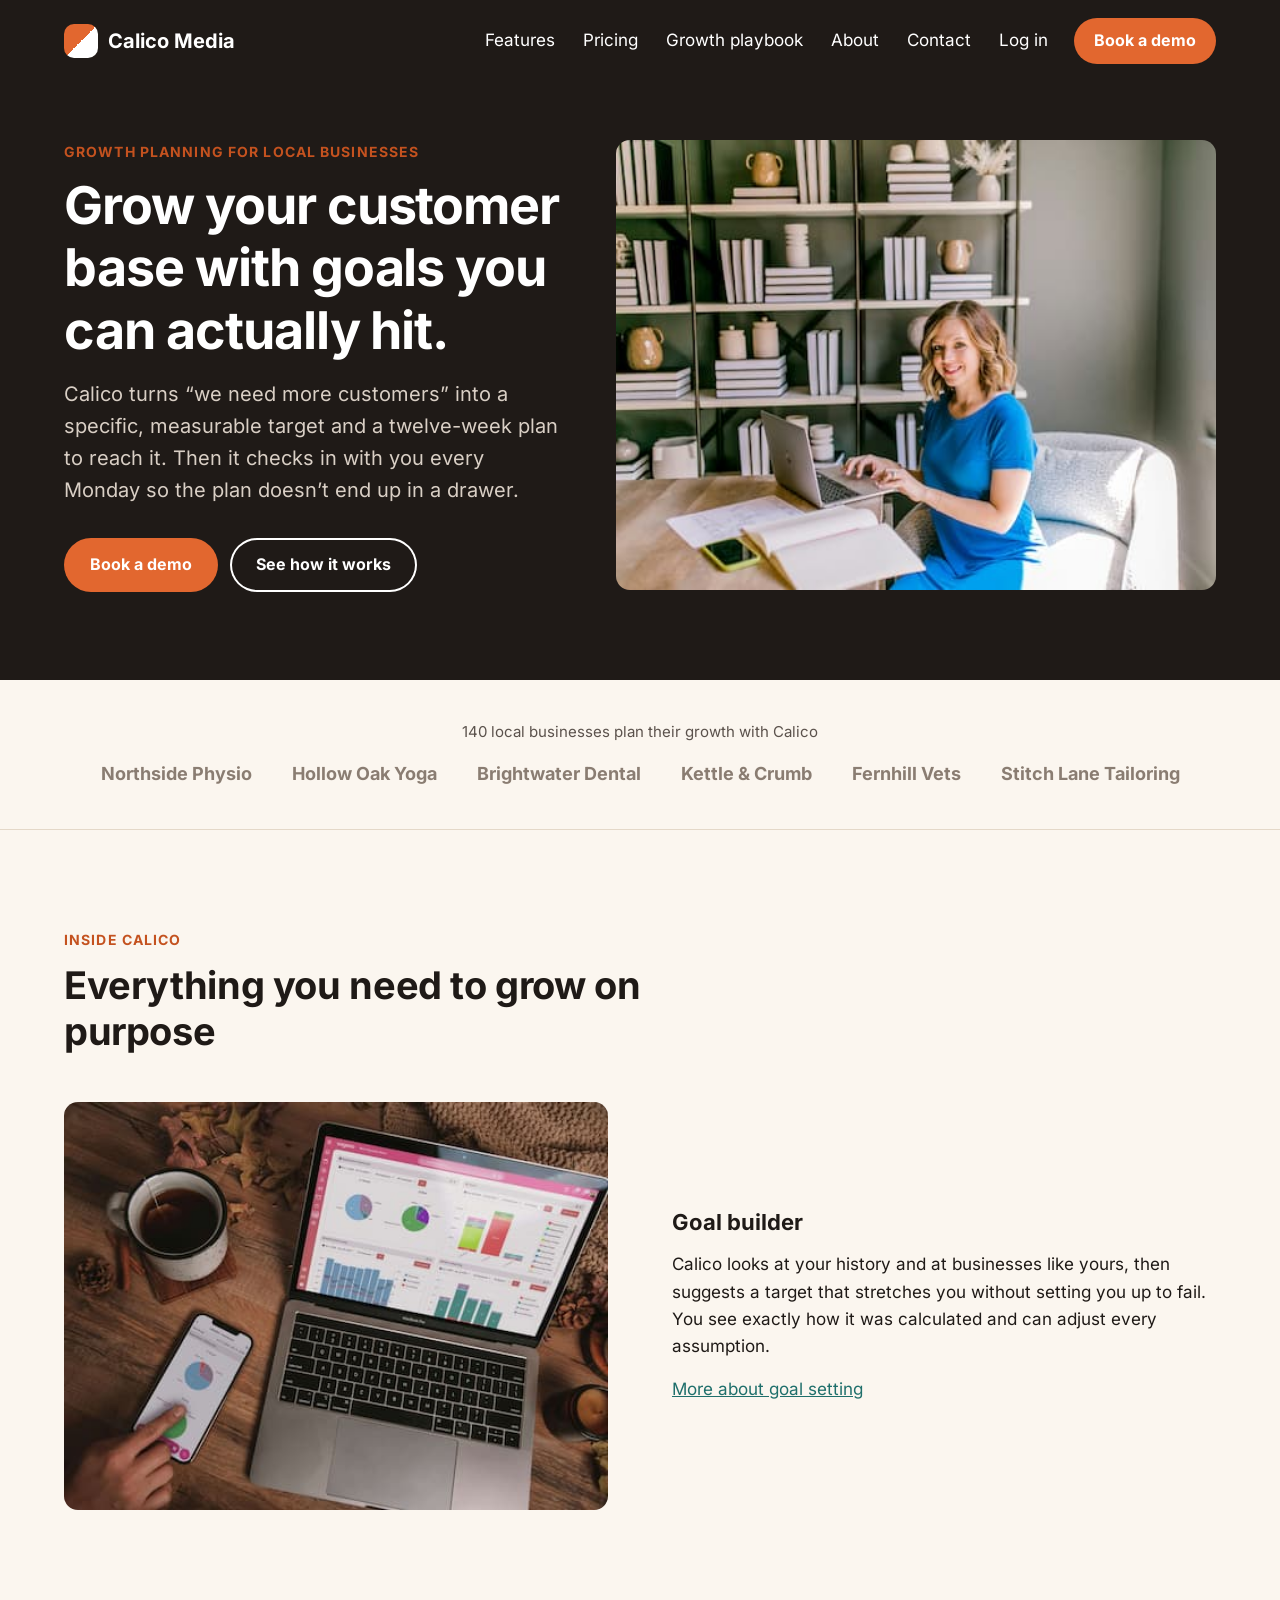
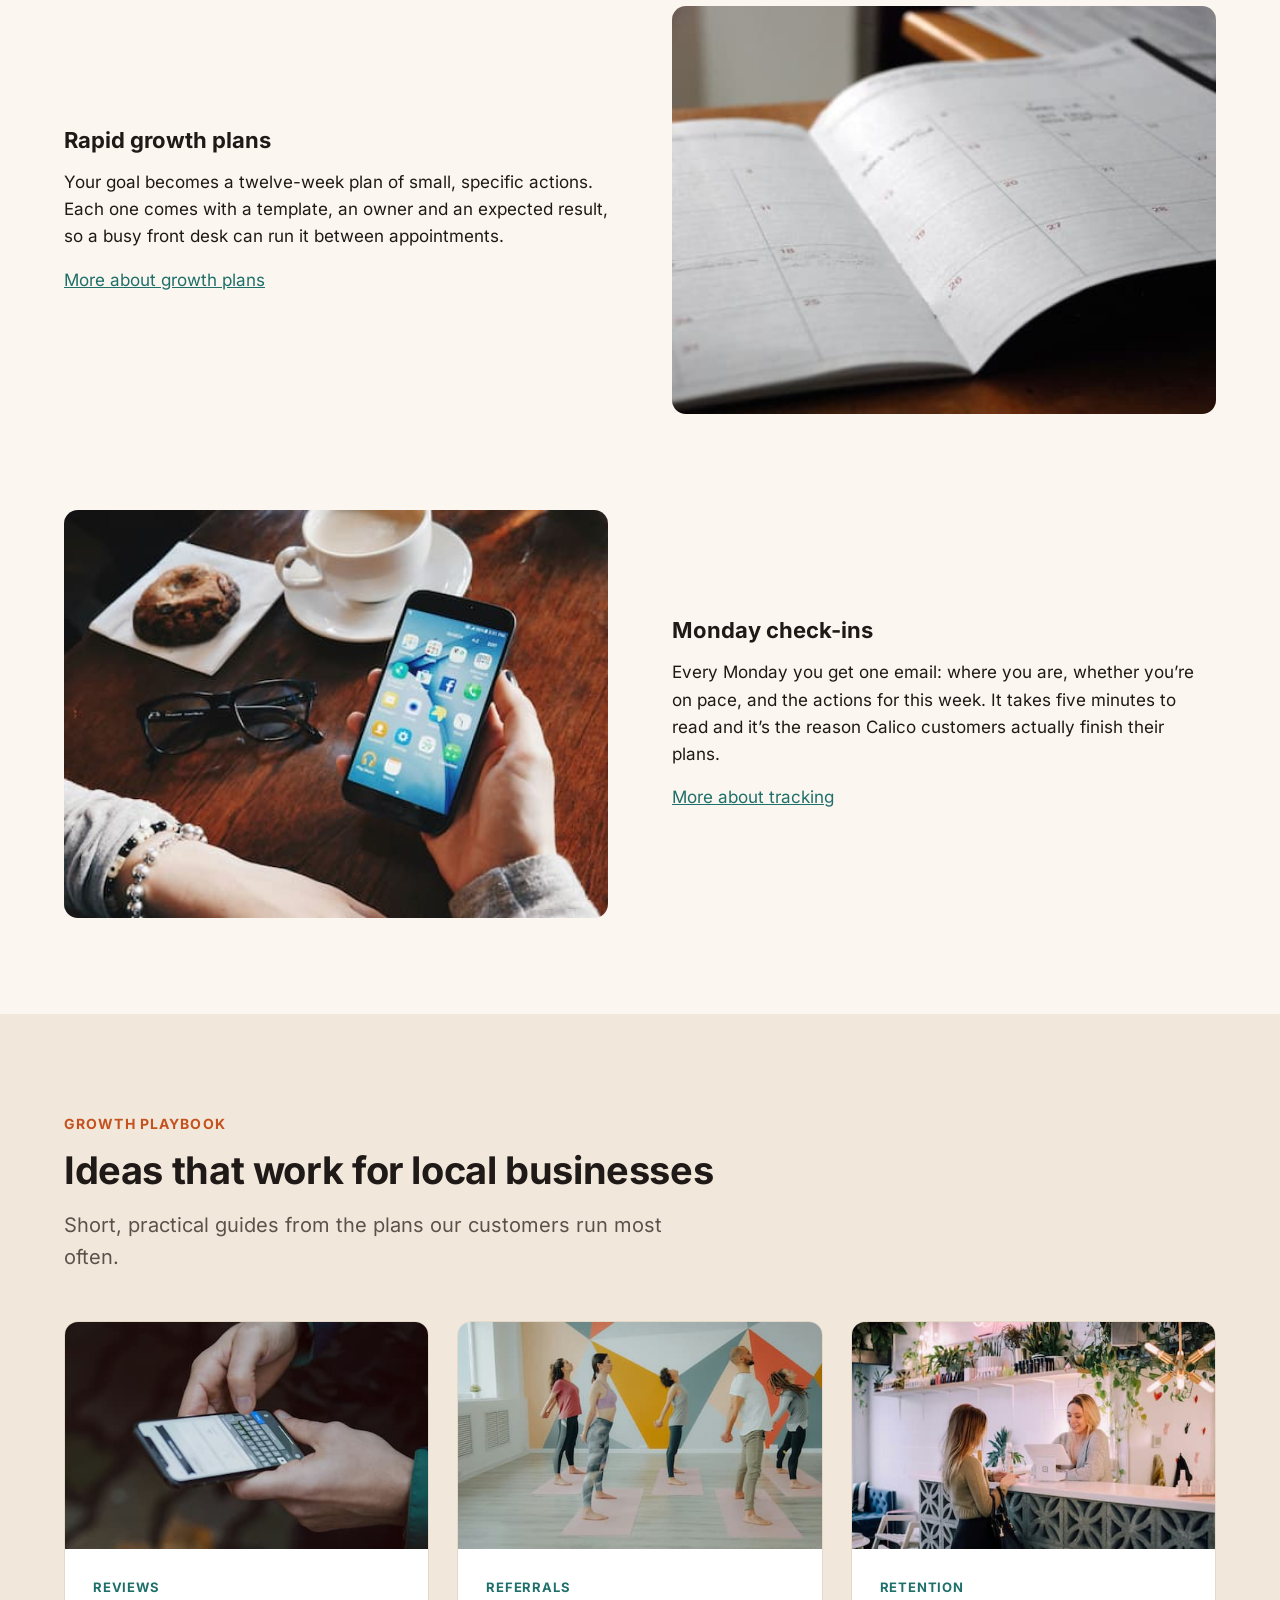
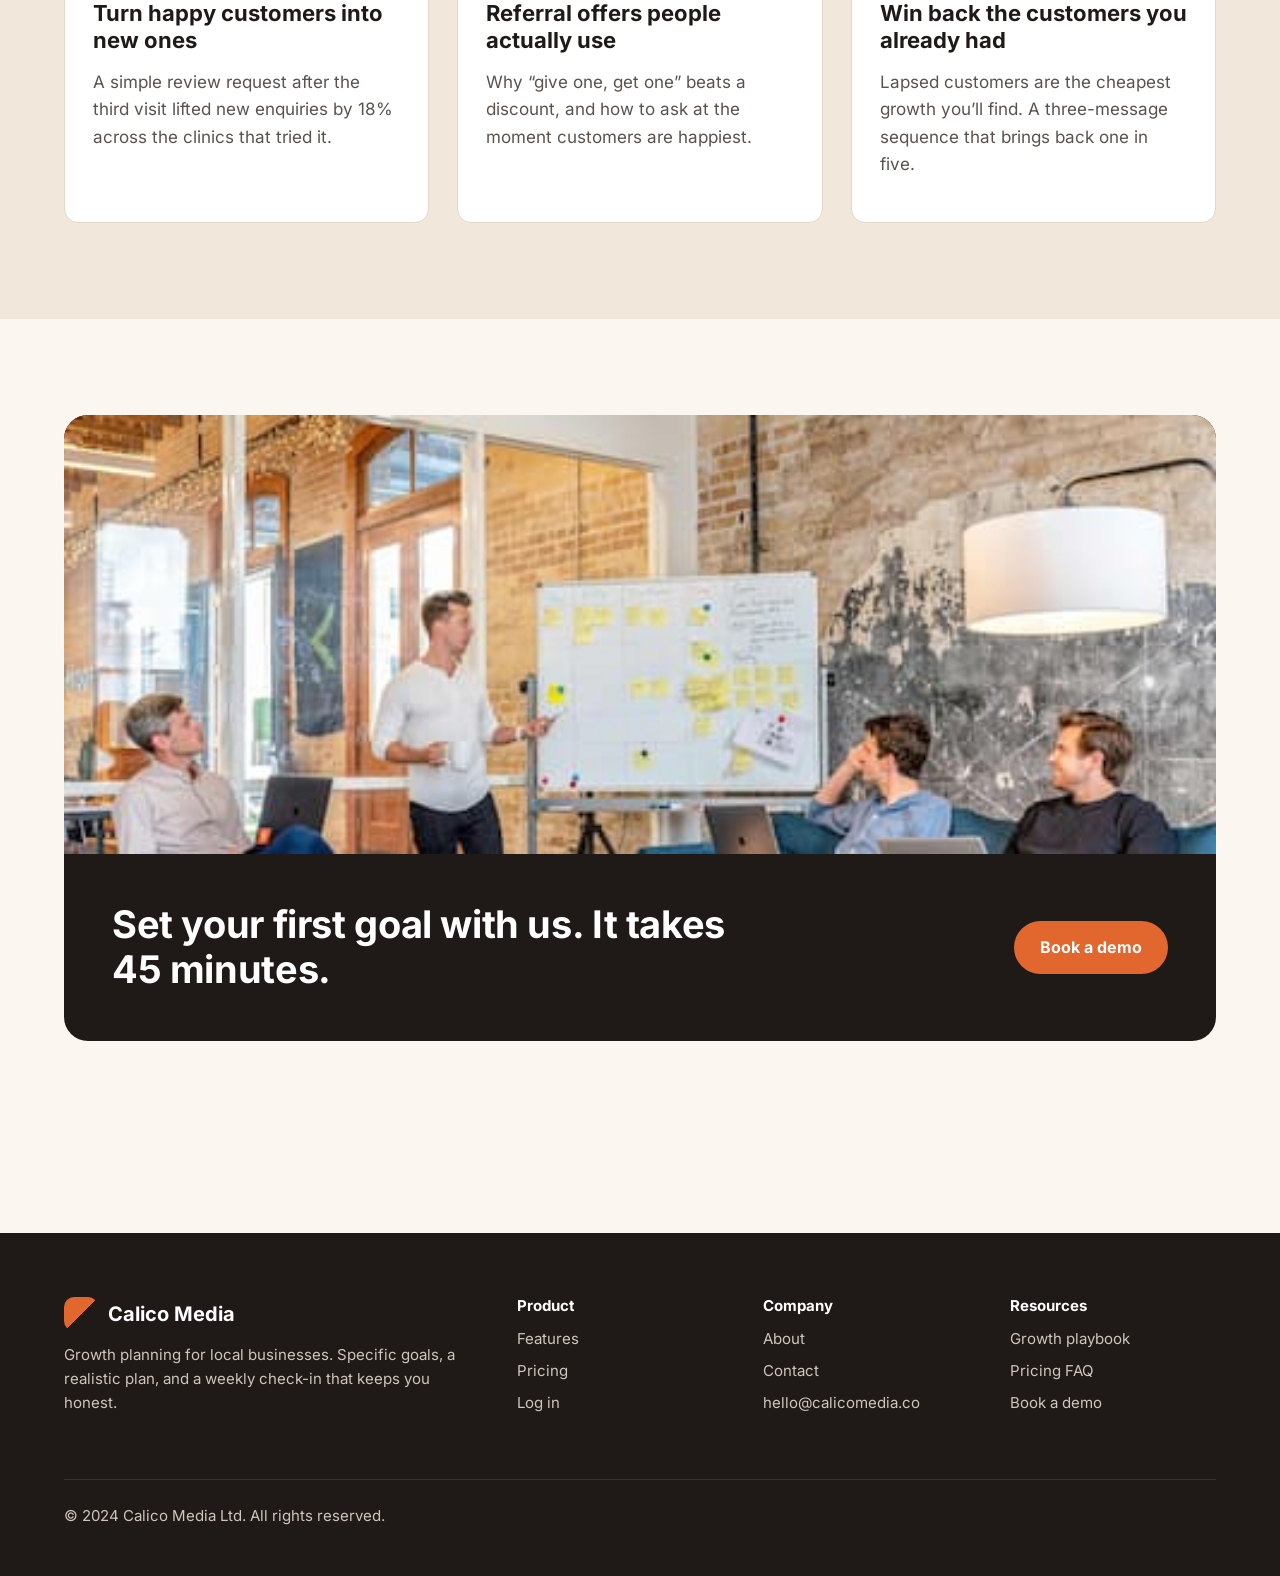
<file: public/index.html>
<!doctype html>
<html lang="en">
  <head>
    <meta charset="utf-8" />
    <meta name="viewport" content="width=device-width, initial-scale=1" />
    <title>Calico Media | Growth planning for local businesses</title>
    <meta
      name="description"
      content="Calico helps local businesses grow their customer base with specific, measurable, realistic goals and a rapid growth plan you can run every week."
    />
    <!-- <link rel="preconnect" href="https://fonts.googleapis.com" />
    <link rel="preconnect" href="https://fonts.gstatic.com" crossorigin />
    <link
      href="https://fonts.googleapis.com/css2?family=Inter:wght@100;200;300;400;500;600;700;800;900&display=swap"
      rel="stylesheet"
    /> -->
    <link rel="stylesheet" href="css/styles.css" />
  </head>
  <body>
    <header class="site-header site-header--home">
      <div class="container">
        <a class="logo" href="index.html"
          ><span class="logo-mark"></span>Calico Media</a
        >
        <nav aria-label="Main">
          <ul class="nav-links">
            <li><a href="features.html">Features</a></li>
            <li><a href="pricing.html">Pricing</a></li>
            <li><a href="#playbook">Growth playbook</a></li>
            <li><a href="about.html">About</a></li>
            <li><a href="contact.html">Contact</a></li>
            <li><a href="https://app.calicomedia.co/login">Log in</a></li>
            <li><a class="btn" href="contact.html">Book a demo</a></li>
          </ul>
        </nav>
      </div>
    </header>

    <main>
      <section class="hero">
        <div class="container hero-inner">
          <div class="hero-text">
            <span class="eyebrow">Growth planning for local businesses</span>
            <h1>Grow your customer base with goals you can actually hit.</h1>
            <p class="lead">
              Calico turns &ldquo;we need more customers&rdquo; into a specific,
              measurable target and a twelve-week plan to reach it. Then it
              checks in with you every Monday so the plan doesn&rsquo;t end up
              in a drawer.
            </p>
            <div class="hero-actions">
              <a class="btn" href="contact.html">Book a demo</a>
              <a class="btn btn--ghost" href="features.html"
                >See how it works</a
              >
            </div>
          </div>
          <div class="hero-media">
            <img
              class="hero-image"
              src="images/hero-weekly-plan.jpg"
              alt="A business owner at her desk with a laptop and an open planner"
              srcset="
                images/hero-weekly-plan-480.jpg   480w,
                images/hero-weekly-plan-800.jpg   800w,
                images/hero-weekly-plan-1200.jpg 1200w
              "
              sizes="(max-width: 600px) 100vw, (max-width: 1200px) 50vw, 33vw"
            />
          </div>
        </div>
      </section>

      <section class="trust">
        <div class="container">
          <p>140 local businesses plan their growth with Calico</p>
          <ul class="trust-list">
            <li>Northside Physio</li>
            <li>Hollow Oak Yoga</li>
            <li>Brightwater Dental</li>
            <li>Kettle &amp; Crumb</li>
            <li>Fernhill Vets</li>
            <li>Stitch Lane Tailoring</li>
          </ul>
        </div>
      </section>

      <section class="section">
        <div class="container">
          <div class="section-intro">
            <span class="eyebrow">Inside Calico</span>
            <h2>Everything you need to grow on purpose</h2>
          </div>

          <div class="feature-row">
            <div class="feature-media">
              <img
                src="images/feature-goal-builder.jpg"
                alt="Growth charts on a laptop and phone beside a cup of tea"
                loading="lazy"
                srcset="
                  images/feature-goal-builder-480.jpg   480w,
                  images/feature-goal-builder-800.jpg   800w,
                  images/feature-goal-builder-1200.jpg 1200w
                "
                sizes="(max-width: 600px) 100vw, (max-width: 1200px) 50vw, 33vw"
              />
            </div>
            <div>
              <h3>Goal builder</h3>
              <p>
                Calico looks at your history and at businesses like yours, then
                suggests a target that stretches you without setting you up to
                fail. You see exactly how it was calculated and can adjust every
                assumption.
              </p>
              <a href="features.html">More about goal setting</a>
            </div>
          </div>

          <div class="feature-row feature-row--reverse">
            <div class="feature-media">
              <img
                src="images/feature-growth-plan.jpg"
                alt="An open planner showing the weeks ahead"
                loading="lazy"
                srcset="
                  images/feature-growth-plan-480.jpg   480w,
                  images/feature-growth-plan-800.jpg   800w,
                  images/feature-growth-plan-1200.jpg 1200w
                "
                sizes="(max-width: 600px) 100vw, (max-width: 1200px) 50vw, 33vw"
              />
            </div>
            <div>
              <h3>Rapid growth plans</h3>
              <p>
                Your goal becomes a twelve-week plan of small, specific actions.
                Each one comes with a template, an owner and an expected result,
                so a busy front desk can run it between appointments.
              </p>
              <a href="features.html">More about growth plans</a>
            </div>
          </div>

          <div class="feature-row">
            <div class="feature-media">
              <img
                src="images/feature-monday-checkin.jpg"
                alt="Checking a phone over coffee on a Monday morning"
                loading="lazy"
                srcset="
                  images/feature-monday-checkin-480.jpg   480w,
                  images/feature-monday-checkin-800.jpg   800w,
                  images/feature-monday-checkin-1200.jpg 1200w
                "
                sizes="(max-width: 600px) 100vw, (max-width: 1200px) 50vw, 33vw"
              />
            </div>
            <div>
              <h3>Monday check-ins</h3>
              <p>
                Every Monday you get one email: where you are, whether
                you&rsquo;re on pace, and the actions for this week. It takes
                five minutes to read and it&rsquo;s the reason Calico customers
                actually finish their plans.
              </p>
              <a href="features.html">More about tracking</a>
            </div>
          </div>
        </div>
      </section>

      <section class="section section--sand" id="playbook">
        <div class="container">
          <div class="section-intro">
            <span class="eyebrow">Growth playbook</span>
            <h2>Ideas that work for local businesses</h2>
            <p class="lead">
              Short, practical guides from the plans our customers run most
              often.
            </p>
          </div>
          <div class="playbook-grid">
            <article class="card">
              <img
                src="images/playbook-reviews.jpg"
                alt="A customer typing a review on their phone"
                loading="lazy"
                srcset="
                  images/playbook-reviews-480.jpg   480w,
                  images/playbook-reviews-800.jpg   800w,
                  images/playbook-reviews-1200.jpg 1200w
                "
                sizes="(max-width: 600px) 100vw, (max-width: 1200px) 50vw, 33vw"
              />
              <div class="card-body">
                <span class="card-tag">Reviews</span>
                <h3>Turn happy customers into new ones</h3>
                <p>
                  A simple review request after the third visit lifted new
                  enquiries by 18% across the clinics that tried it.
                </p>
              </div>
            </article>
            <article class="card">
              <img
                src="images/playbook-referrals.jpg"
                alt="A group class stretching together in a yoga studio"
                loading="lazy"
                srcset="
                  images/playbook-referrals-480.jpg   480w,
                  images/playbook-referrals-800.jpg   800w,
                  images/playbook-referrals-1200.jpg 1200w
                "
                sizes="(max-width: 600px) 100vw, (max-width: 1200px) 50vw, 33vw"
              />
              <div class="card-body">
                <span class="card-tag">Referrals</span>
                <h3>Referral offers people actually use</h3>
                <p>
                  Why &ldquo;give one, get one&rdquo; beats a discount, and how
                  to ask at the moment customers are happiest.
                </p>
              </div>
            </article>
            <article class="card">
              <img
                src="images/playbook-rebooking.jpg"
                alt="A customer at the front desk booking her next visit"
                loading="lazy"
                srcset="
                  images/playbook-rebooking-480.jpg   480w,
                  images/playbook-rebooking-800.jpg   800w,
                  images/playbook-rebooking-1200.jpg 1200w
                "
                sizes="(max-width: 600px) 100vw, (max-width: 1200px) 50vw, 33vw"
              />
              <div class="card-body">
                <span class="card-tag">Retention</span>
                <h3>Win back the customers you already had</h3>
                <p>
                  Lapsed customers are the cheapest growth you&rsquo;ll find. A
                  three-message sequence that brings back one in five.
                </p>
              </div>
            </article>
          </div>
        </div>
      </section>

      <section class="section">
        <div class="container">
          <div class="cta-band">
            <img
              src="images/team-workshop.jpg"
              alt="The Calico Media team planning around a whiteboard"
              loading="lazy"
              srcset="
                images/team-workshop-480.jpg   480w,
                images/team-workshop-800.jpg   800w,
                images/team-workshop-1200.jpg 1200w
              "
              sizes="(max-width: 600px) 100vw, (max-width: 1200px) 50vw, 33vw"
            />
            <div class="cta-body">
              <h2>Set your first goal with us. It takes 45 minutes.</h2>
              <a class="btn" href="contact.html">Book a demo</a>
            </div>
          </div>
        </div>
      </section>
    </main>

    <footer class="site-footer">
      <div class="container">
        <div class="footer-grid">
          <div>
            <a class="logo" href="index.html"
              ><span class="logo-mark"></span>Calico Media</a
            >
            <p>
              Growth planning for local businesses. Specific goals, a realistic
              plan, and a weekly check-in that keeps you honest.
            </p>
          </div>
          <div>
            <h4>Product</h4>
            <ul>
              <li><a href="features.html">Features</a></li>
              <li><a href="pricing.html">Pricing</a></li>
              <li><a href="https://app.calicomedia.co/login">Log in</a></li>
            </ul>
          </div>
          <div>
            <h4>Company</h4>
            <ul>
              <li><a href="about.html">About</a></li>
              <li><a href="contact.html">Contact</a></li>
              <li>
                <a href="mailto:hello@calicomedia.co">hello@calicomedia.co</a>
              </li>
            </ul>
          </div>
          <div>
            <h4>Resources</h4>
            <ul>
              <li><a href="index.html#playbook">Growth playbook</a></li>
              <li><a href="pricing.html#faq">Pricing FAQ</a></li>
              <li><a href="contact.html">Book a demo</a></li>
            </ul>
          </div>
        </div>
        <div class="footer-bottom">
          <p>&copy; 2024 Calico Media Ltd. All rights reserved.</p>
        </div>
      </div>
    </footer>
  </body>
</html>
</file>
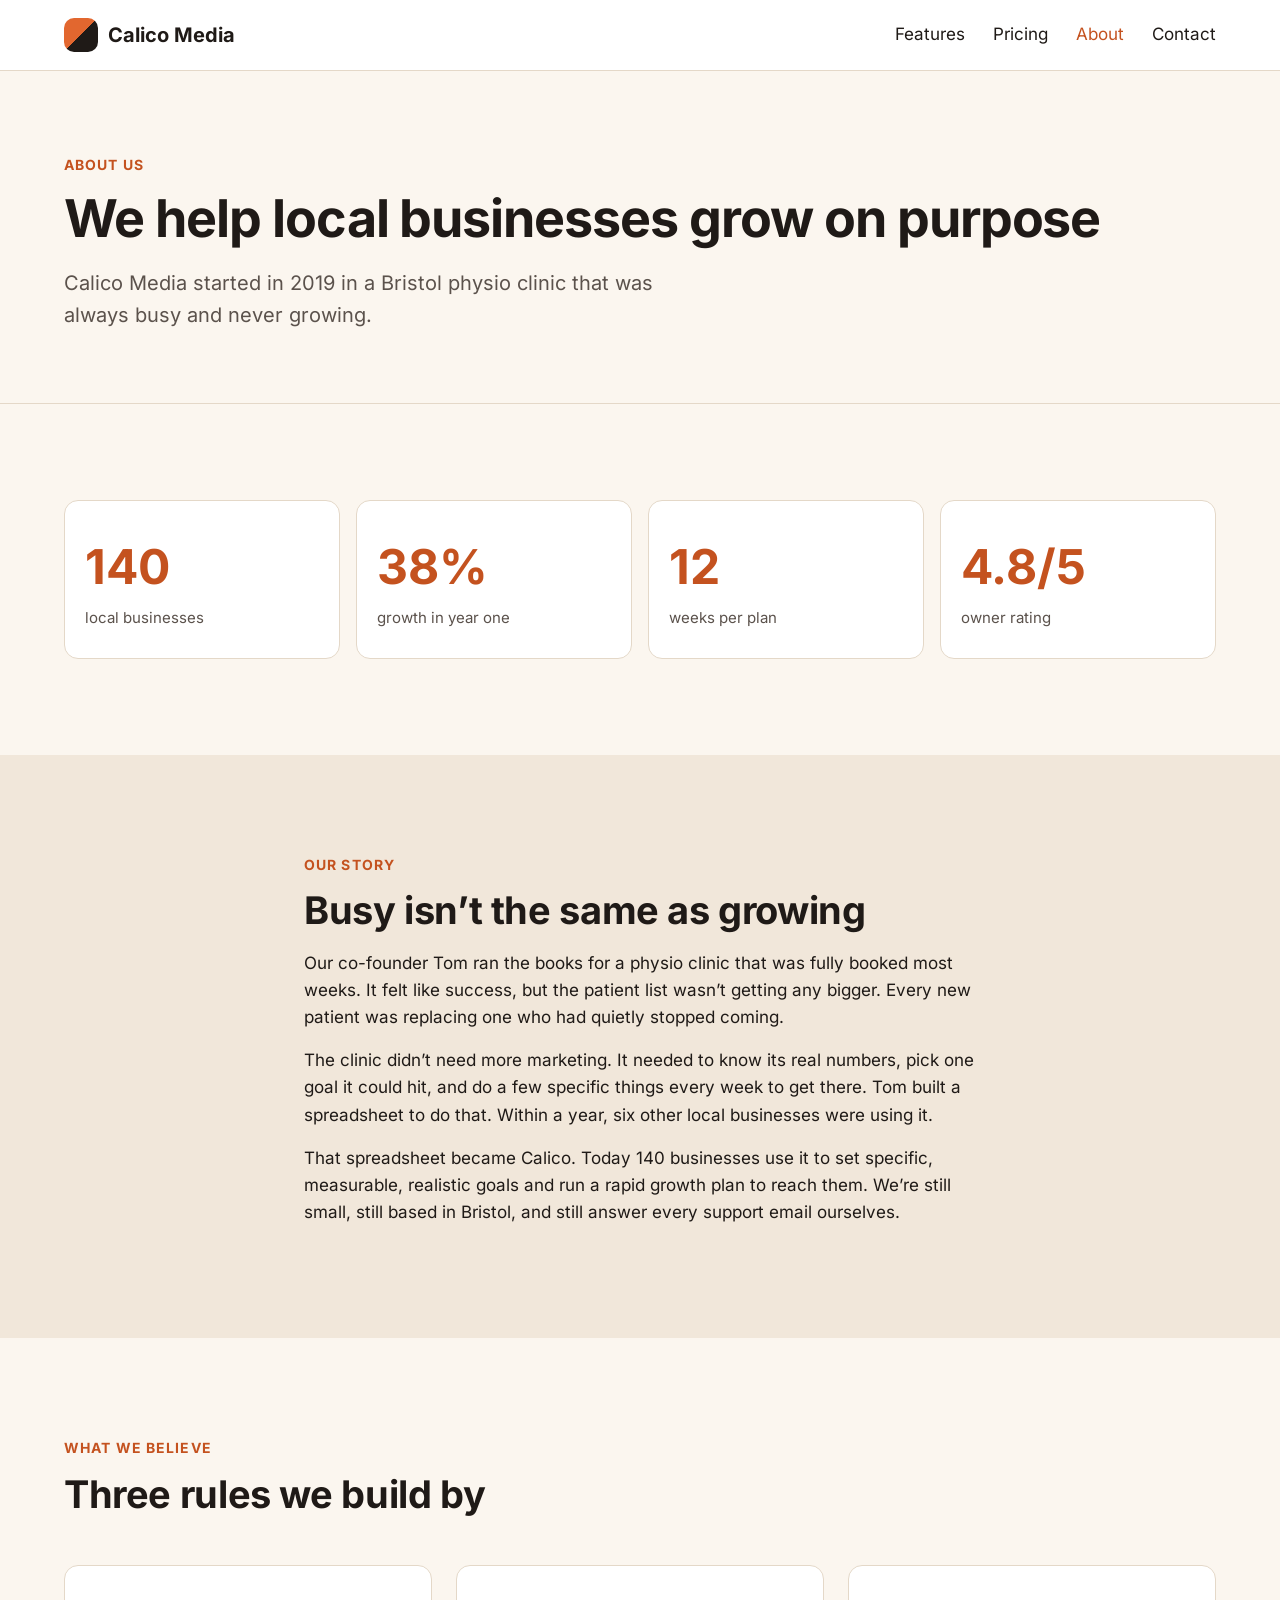
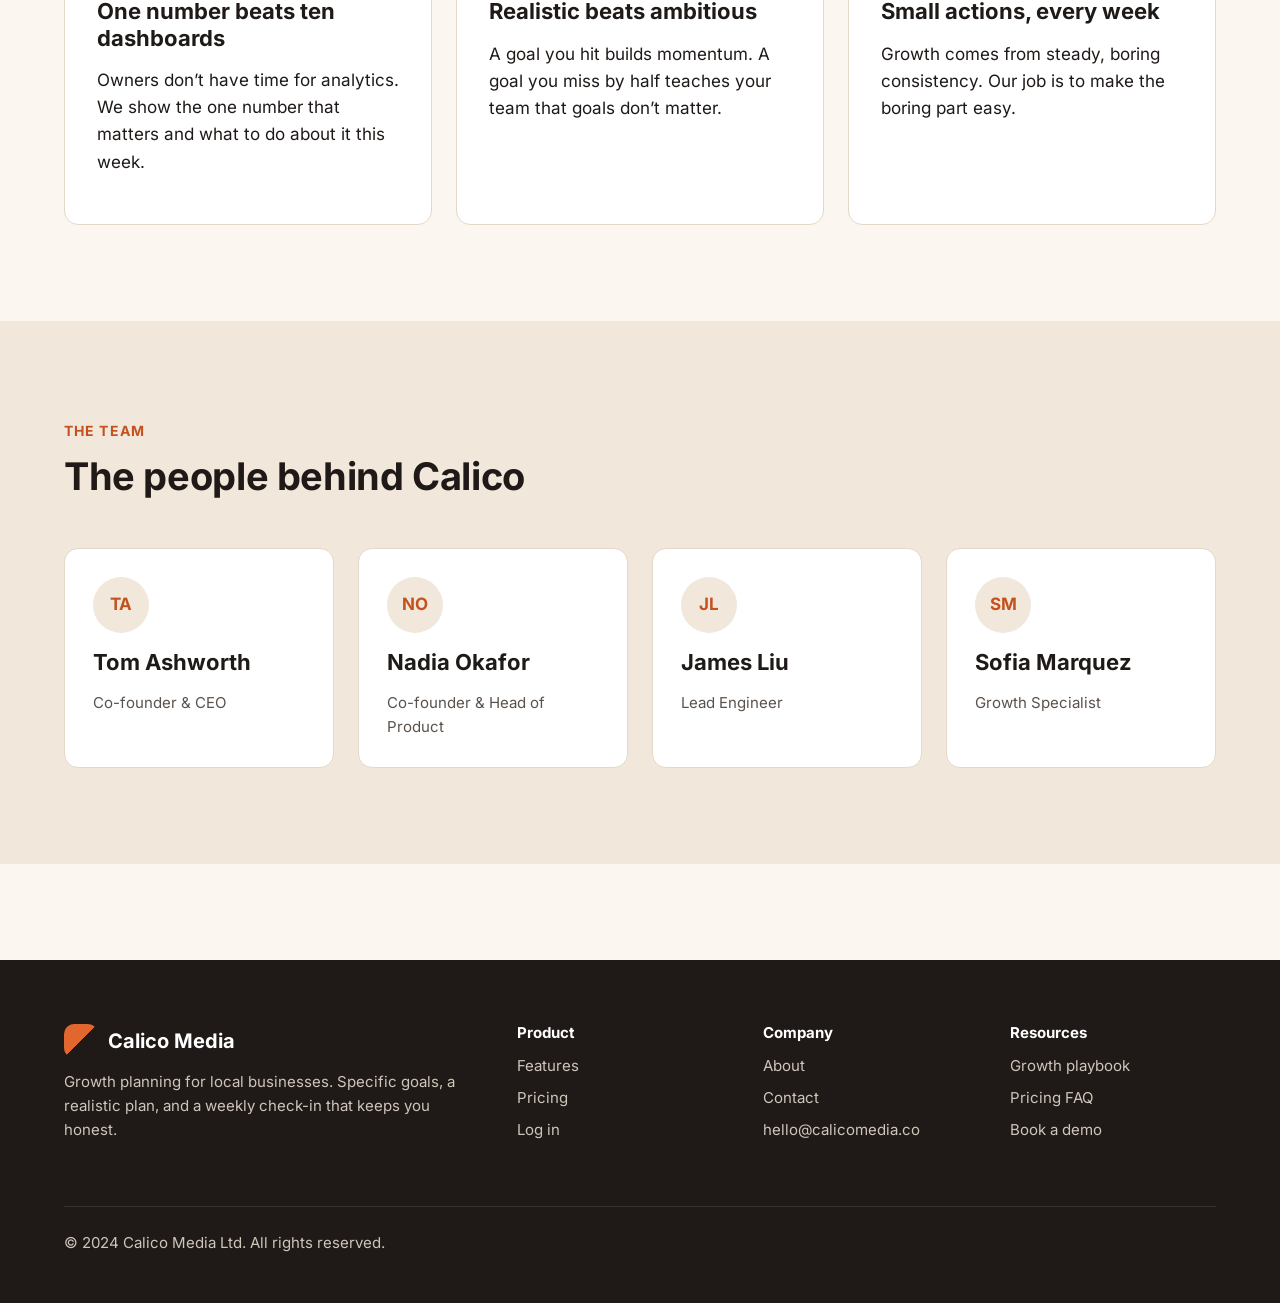
<file: public/about.html>
<!doctype html>
<html lang="en">
  <head>
    <meta charset="utf-8" />
    <meta name="viewport" content="width=device-width, initial-scale=1" />
    <title>About | Calico Media</title>
    <meta
      name="description"
      content="Calico Media builds growth planning software for local businesses. Here is who we are and why we started."
    />
    <link rel="preconnect" href="https://fonts.googleapis.com" />
    <link rel="preconnect" href="https://fonts.gstatic.com" crossorigin />
    <link
      href="https://fonts.googleapis.com/css2?family=Inter:wght@100;200;300;400;500;600;700;800;900&display=swap"
      rel="stylesheet"
    />
    <link rel="stylesheet" href="css/styles.css" />
  </head>
  <body>
    <header class="site-header">
      <div class="container">
        <a class="logo" href="index.html"
          ><span class="logo-mark"></span>Calico Media</a
        >
        <nav aria-label="Main">
          <ul class="nav-links">
            <li><a href="features.html">Features</a></li>
            <li><a href="pricing.html">Pricing</a></li>
            <li><a href="about.html" aria-current="page">About</a></li>
            <li><a href="contact.html">Contact</a></li>
          </ul>
        </nav>
      </div>
    </header>

    <main>
      <section class="page-header">
        <div class="container">
          <span class="eyebrow">About us</span>
          <h1>We help local businesses grow on purpose</h1>
          <p class="lead">
            Calico Media started in 2019 in a Bristol physio clinic that was
            always busy and never growing.
          </p>
        </div>
      </section>

      <section class="section">
        <div class="container">
          <div class="stats">
            <div class="stat">
              <span class="stat-number">140</span>
              <span class="stat-label">local businesses</span>
            </div>
            <div class="stat">
              <span class="stat-number">38%</span>
              <span class="stat-label">growth in year one</span>
            </div>
            <div class="stat">
              <span class="stat-number">12</span>
              <span class="stat-label">weeks per plan</span>
            </div>
            <div class="stat">
              <span class="stat-number">4.8/5</span>
              <span class="stat-label">owner rating</span>
            </div>
          </div>
        </div>
      </section>

      <section class="section section--sand">
        <div class="container prose">
          <span class="eyebrow">Our story</span>
          <h2>Busy isn&rsquo;t the same as growing</h2>
          <p>
            Our co-founder Tom ran the books for a physio clinic that was fully
            booked most weeks. It felt like success, but the patient list
            wasn&rsquo;t getting any bigger. Every new patient was replacing one
            who had quietly stopped coming.
          </p>
          <p>
            The clinic didn&rsquo;t need more marketing. It needed to know its
            real numbers, pick one goal it could hit, and do a few specific
            things every week to get there. Tom built a spreadsheet to do that.
            Within a year, six other local businesses were using it.
          </p>
          <p>
            That spreadsheet became Calico. Today 140 businesses use it to set
            specific, measurable, realistic goals and run a rapid growth plan to
            reach them. We&rsquo;re still small, still based in Bristol, and
            still answer every support email ourselves.
          </p>
        </div>
      </section>

      <section class="section">
        <div class="container">
          <div class="section-intro">
            <span class="eyebrow">What we believe</span>
            <h2>Three rules we build by</h2>
          </div>
          <div class="steps">
            <div class="step">
              <h3>One number beats ten dashboards</h3>
              <p>
                Owners don&rsquo;t have time for analytics. We show the one
                number that matters and what to do about it this week.
              </p>
            </div>
            <div class="step">
              <h3>Realistic beats ambitious</h3>
              <p>
                A goal you hit builds momentum. A goal you miss by half teaches
                your team that goals don&rsquo;t matter.
              </p>
            </div>
            <div class="step">
              <h3>Small actions, every week</h3>
              <p>
                Growth comes from steady, boring consistency. Our job is to make
                the boring part easy.
              </p>
            </div>
          </div>
        </div>
      </section>

      <section class="section section--sand">
        <div class="container">
          <div class="section-intro">
            <span class="eyebrow">The team</span>
            <h2>The people behind Calico</h2>
          </div>
          <div class="team-grid">
            <div class="person">
              <div class="avatar">TA</div>
              <h3>Tom Ashworth</h3>
              <p>Co-founder &amp; CEO</p>
            </div>
            <div class="person">
              <div class="avatar">NO</div>
              <h3>Nadia Okafor</h3>
              <p>Co-founder &amp; Head of Product</p>
            </div>
            <div class="person">
              <div class="avatar">JL</div>
              <h3>James Liu</h3>
              <p>Lead Engineer</p>
            </div>
            <div class="person">
              <div class="avatar">SM</div>
              <h3>Sofia Marquez</h3>
              <p>Growth Specialist</p>
            </div>
          </div>
        </div>
      </section>
    </main>

    <footer class="site-footer">
      <div class="container">
        <div class="footer-grid">
          <div>
            <a class="logo" href="index.html"
              ><span class="logo-mark"></span>Calico Media</a
            >
            <p>
              Growth planning for local businesses. Specific goals, a realistic
              plan, and a weekly check-in that keeps you honest.
            </p>
          </div>
          <div>
            <h4>Product</h4>
            <ul>
              <li><a href="features.html">Features</a></li>
              <li><a href="pricing.html">Pricing</a></li>
              <li><a href="https://app.calicomedia.co/login">Log in</a></li>
            </ul>
          </div>
          <div>
            <h4>Company</h4>
            <ul>
              <li><a href="about.html">About</a></li>
              <li><a href="contact.html">Contact</a></li>
              <li>
                <a href="mailto:hello@calicomedia.co">hello@calicomedia.co</a>
              </li>
            </ul>
          </div>
          <div>
            <h4>Resources</h4>
            <ul>
              <li><a href="index.html#playbook">Growth playbook</a></li>
              <li><a href="pricing.html#faq">Pricing FAQ</a></li>
              <li><a href="contact.html">Book a demo</a></li>
            </ul>
          </div>
        </div>
        <div class="footer-bottom">
          <p>&copy; 2024 Calico Media Ltd. All rights reserved.</p>
        </div>
      </div>
    </footer>
  </body>
</html>
</file>
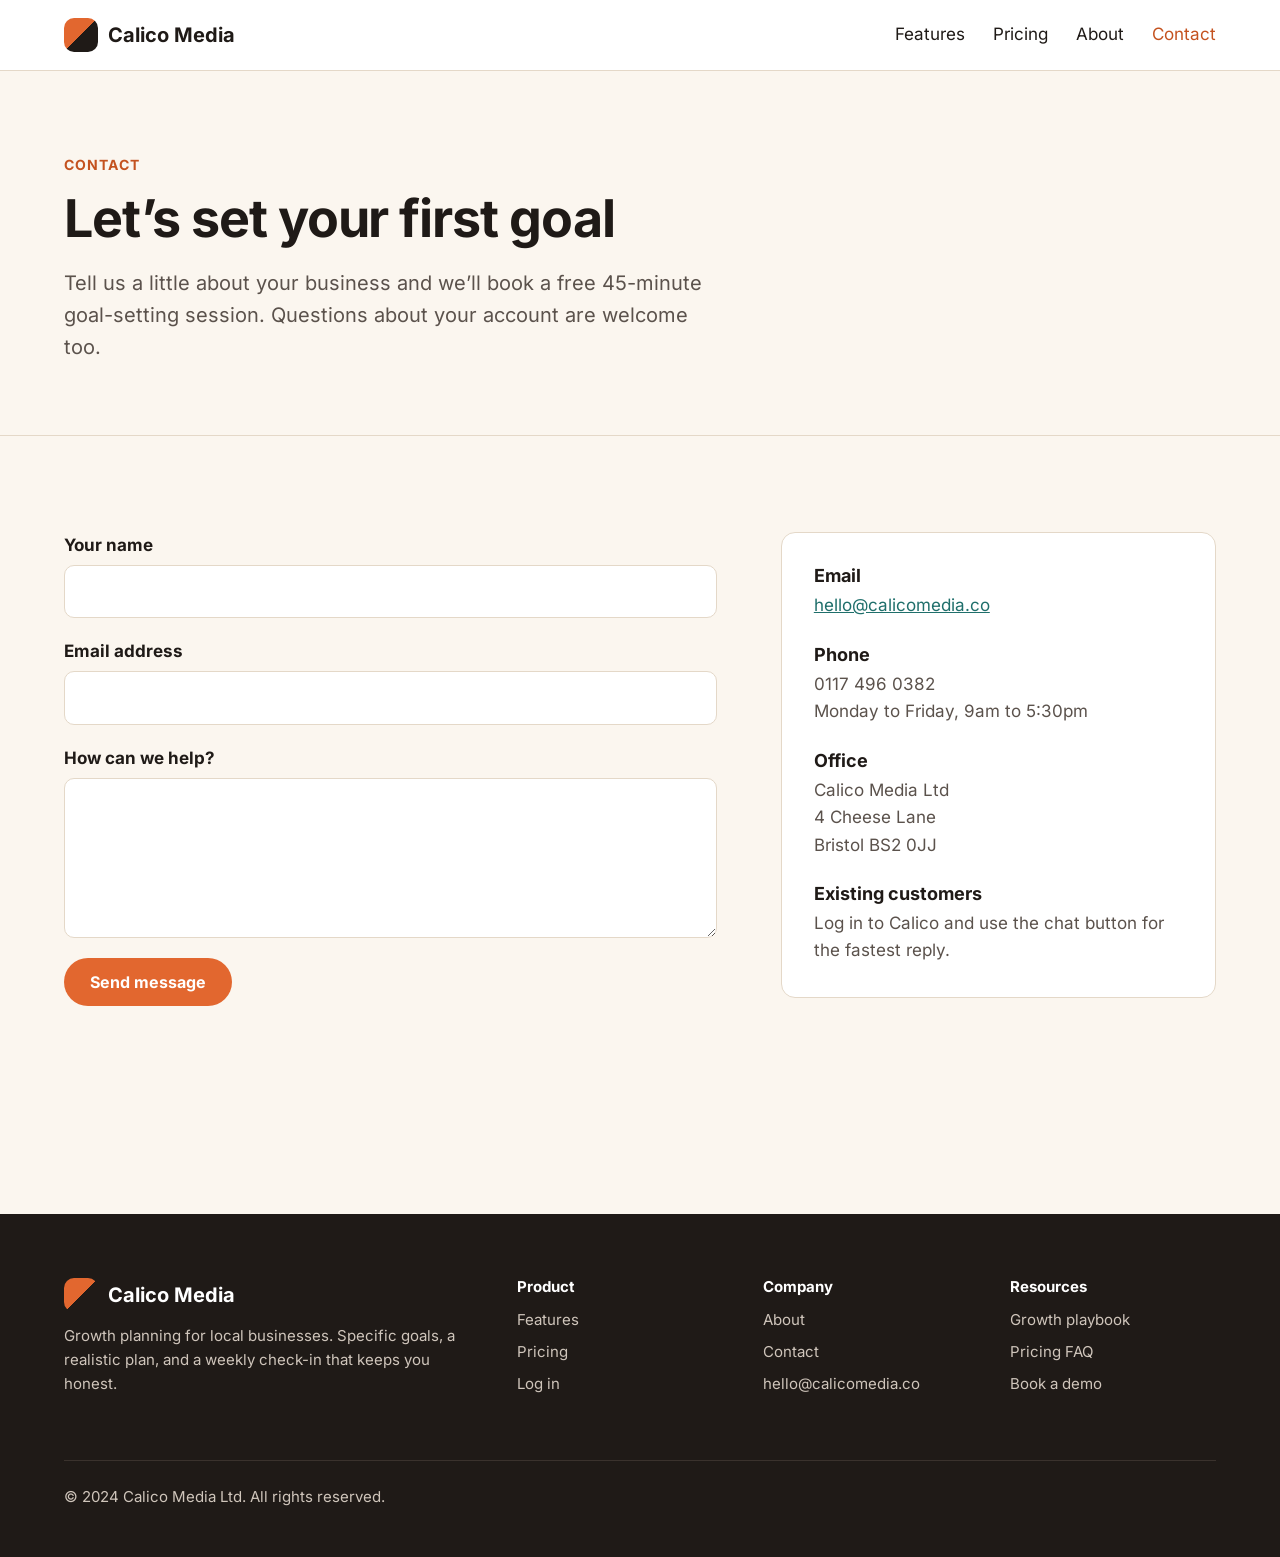
<file: public/contact.html>
<!doctype html>
<html lang="en">
  <head>
    <meta charset="utf-8" />
    <meta name="viewport" content="width=device-width, initial-scale=1" />
    <title>Contact | Calico Media</title>
    <meta
      name="description"
      content="Book a demo or ask us a question. We reply within one business day."
    />
    <link rel="preconnect" href="https://fonts.googleapis.com" />
    <link rel="preconnect" href="https://fonts.gstatic.com" crossorigin />
    <link
      href="https://fonts.googleapis.com/css2?family=Inter:wght@100;200;300;400;500;600;700;800;900&display=swap"
      rel="stylesheet"
    />
    <link rel="stylesheet" href="css/styles.css" />
  </head>
  <body>
    <header class="site-header">
      <div class="container">
        <a class="logo" href="index.html"
          ><span class="logo-mark"></span>Calico Media</a
        >
        <nav aria-label="Main">
          <ul class="nav-links">
            <li><a href="features.html">Features</a></li>
            <li><a href="pricing.html">Pricing</a></li>
            <li><a href="about.html">About</a></li>
            <li><a href="contact.html" aria-current="page">Contact</a></li>
          </ul>
        </nav>
      </div>
    </header>

    <main>
      <section class="page-header">
        <div class="container">
          <span class="eyebrow">Contact</span>
          <h1>Let&rsquo;s set your first goal</h1>
          <p class="lead">
            Tell us a little about your business and we&rsquo;ll book a free
            45-minute goal-setting session. Questions about your account are
            welcome too.
          </p>
        </div>
      </section>

      <section class="section">
        <div class="container contact-layout">
          <form
            class="contact-form"
            id="contact-form"
            action="/contact"
            method="post"
          >
            <label for="name">Your name</label>
            <input type="text" id="name" name="name" required />

            <label for="email">Email address</label>
            <input type="email" id="email" name="email" required />

            <label for="message">How can we help?</label>
            <textarea id="message" name="message" required></textarea>

            <button class="btn" type="submit">Send message</button>
            <p class="form-status" id="form-status" role="status"></p>
            <label for="honeypot" style="display: none"
              >If you're human, leave this blank:</label
            >
            <input
              type="text"
              id="honeypot"
              name="honeypot"
              tabindex="-1"
              autocomplete="off"
              style="display: none"
            />
          </form>

          <aside class="contact-aside">
            <h3>Email</h3>
            <p>
              <a href="mailto:hello@calicomedia.co">hello@calicomedia.co</a>
            </p>
            <h3>Phone</h3>
            <p>0117 496 0382<br />Monday to Friday, 9am to 5:30pm</p>
            <h3>Office</h3>
            <p>Calico Media Ltd<br />4 Cheese Lane<br />Bristol BS2 0JJ</p>
            <h3>Existing customers</h3>
            <p>
              Log in to Calico and use the chat button for the fastest reply.
            </p>
          </aside>
        </div>
      </section>
    </main>

    <footer class="site-footer">
      <div class="container">
        <div class="footer-grid">
          <div>
            <a class="logo" href="index.html"
              ><span class="logo-mark"></span>Calico Media</a
            >
            <p>
              Growth planning for local businesses. Specific goals, a realistic
              plan, and a weekly check-in that keeps you honest.
            </p>
          </div>
          <div>
            <h4>Product</h4>
            <ul>
              <li><a href="features.html">Features</a></li>
              <li><a href="pricing.html">Pricing</a></li>
              <li><a href="https://app.calicomedia.co/login">Log in</a></li>
            </ul>
          </div>
          <div>
            <h4>Company</h4>
            <ul>
              <li><a href="about.html">About</a></li>
              <li><a href="contact.html">Contact</a></li>
              <li>
                <a href="mailto:hello@calicomedia.co">hello@calicomedia.co</a>
              </li>
            </ul>
          </div>
          <div>
            <h4>Resources</h4>
            <ul>
              <li><a href="index.html#playbook">Growth playbook</a></li>
              <li><a href="pricing.html#faq">Pricing FAQ</a></li>
              <li><a href="contact.html">Book a demo</a></li>
            </ul>
          </div>
        </div>
        <div class="footer-bottom">
          <p>&copy; 2024 Calico Media Ltd. All rights reserved.</p>
        </div>
      </div>
    </footer>
    <script src="js/contact.js"></script>
  </body>
</html>
</file>
<file: public/css/styles.css>
/* Calico Media marketing site */
@font-face {
  font-family: "Inter";
  src: url("../fonts/inter-latin-400-normal.woff2") format("woff2");
  font-weight: 400;
  font-style: normal;
  font-display: swap;
}
@font-face {
  font-family: "Inter";
  src: url("../fonts/inter-latin-700-normal.woff2") format("woff2");
  font-weight: 700;
  font-style: normal;
  font-display: swap;
}

:root {
  --ink: #1f1a17;
  --ink-soft: #5b524c;
  --cream: #fbf6ef;
  --sand: #f1e7da;
  --white: #ffffff;
  --orange: #e2672f;
  --orange-dark: #c4521f;
  --teal: #1f6f6b;
  --line: #e4d8c8;
  --radius: 14px;
}

*,
*::before,
*::after {
  box-sizing: border-box;
}

body {
  margin: 0;
  font-family:
    "Inter",
    -apple-system,
    BlinkMacSystemFont,
    "Segoe UI",
    sans-serif;
  font-weight: 400;
  font-size: 17px;
  line-height: 1.6;
  color: var(--ink);
  background: var(--cream);
}

h1,
h2,
h3,
h4 {
  font-weight: 700;
  line-height: 1.2;
  margin: 0 0 16px;
}

h1 {
  font-size: 52px;
  letter-spacing: -0.02em;
}

h2 {
  font-size: 38px;
  letter-spacing: -0.01em;
}

h3 {
  font-size: 22px;
}

p {
  margin: 0 0 16px;
}

a {
  color: var(--teal);
}

img {
  max-width: 100%;
}

.container {
  max-width: 1200px;
  margin: 0 auto;
  padding: 0 24px;
}

.section {
  padding: 96px 0;
}

.section--sand {
  background: var(--sand);
}

.eyebrow {
  display: inline-block;
  font-size: 14px;
  font-weight: 700;
  letter-spacing: 0.08em;
  text-transform: uppercase;
  color: var(--orange-dark);
  margin-bottom: 12px;
}

.lead {
  font-size: 20px;
  color: var(--ink-soft);
  max-width: 640px;
}

.section-intro {
  max-width: 680px;
  margin-bottom: 48px;
}

.btn {
  display: inline-block;
  padding: 14px 26px;
  border-radius: 999px;
  background: var(--orange);
  color: var(--white);
  font-weight: 700;
  text-decoration: none;
  border: 0;
  font-size: 16px;
  font-family: inherit;
  cursor: pointer;
}

.btn:hover {
  background: var(--orange-dark);
}

.btn--ghost {
  background: transparent;
  color: inherit;
  box-shadow: inset 0 0 0 2px currentColor;
}

.btn--ghost:hover {
  background: rgba(255, 255, 255, 0.1);
}

/* Header */

.site-header {
  background: var(--white);
  border-bottom: 1px solid var(--line);
}

.site-header .container {
  display: flex;
  flex-wrap: wrap;
  align-items: center;
  justify-content: space-between;
  gap: 12px 32px;
  padding-top: 18px;
  padding-bottom: 18px;
}

.logo {
  display: flex;
  align-items: center;
  gap: 10px;
  flex-shrink: 0;
  font-size: 20px;
  font-weight: 700;
  color: var(--ink);
  text-decoration: none;
}

.logo-mark {
  width: 34px;
  height: 34px;
  border-radius: 10px;
  background: linear-gradient(
    135deg,
    var(--orange) 0%,
    var(--orange) 50%,
    var(--ink) 50%,
    var(--ink) 100%
  );
}

.nav-links {
  display: flex;
  flex-wrap: wrap;
  align-items: center;
  gap: 8px 28px;
  list-style: none;
  margin: 0;
  padding: 0;
}

.nav-links a {
  color: var(--ink);
  text-decoration: none;
}

.nav-links a:hover,
.nav-links a[aria-current="page"] {
  color: var(--orange-dark);
}

.site-header--home {
  background: var(--ink);
  border-bottom: 0;
}

.site-header--home .logo,
.site-header--home .nav-links a {
  color: var(--white);
}

.site-header--home .logo-mark {
  background: linear-gradient(
    135deg,
    var(--orange) 0%,
    var(--orange) 50%,
    var(--white) 50%,
    var(--white) 100%
  );
}

.site-header--home .container {
  flex-wrap: nowrap;
}

.site-header--home nav {
  min-width: 0;
}

.site-header--home .nav-links {
  flex-wrap: nowrap;
  gap: 0;
}

.site-header--home .nav-links li {
  min-width: 0;
}

.site-header--home .nav-links a {
  display: block;
  padding: 0 14px;
  white-space: nowrap;
}

.site-header--home .nav-links li:last-child {
  flex-shrink: 0;
}

.site-header--home .nav-links .btn {
  margin-left: 12px;
  padding: 10px 20px;
}

/* Home hero */

.hero {
  background: var(--ink);
  color: var(--white);
  padding: 56px 0 88px;
}

.hero-inner {
  display: flex;
  align-items: center;
  gap: 56px;
}

.hero-text {
  flex: 1;
}

.hero-text .lead {
  color: #d9cfc5;
}

.hero-actions {
  display: flex;
  flex-wrap: wrap;
  gap: 12px;
  margin-top: 32px;
}

.hero-media {
  width: 600px;
  flex-shrink: 0;
}

.hero-image {
  width: 100%;
  aspect-ratio: 4 / 3;
  object-fit: cover;
  border-radius: var(--radius);
  display: block;
}

/* Trust strip */

.trust {
  padding: 40px 0;
  border-bottom: 1px solid var(--line);
  text-align: center;
}

.trust p {
  color: var(--ink-soft);
  font-size: 15px;
}

.trust-list {
  display: flex;
  flex-wrap: wrap;
  justify-content: center;
  gap: 12px 40px;
  list-style: none;
  margin: 0;
  padding: 0;
  font-weight: 700;
  font-size: 18px;
  color: #8a7d72;
}

/* Steps */

.steps {
  display: grid;
  grid-template-columns: repeat(auto-fit, minmax(240px, 1fr));
  gap: 24px;
}

.step {
  background: var(--white);
  border: 1px solid var(--line);
  border-radius: var(--radius);
  padding: 32px;
}

.step-number {
  display: inline-flex;
  align-items: center;
  justify-content: center;
  width: 40px;
  height: 40px;
  border-radius: 50%;
  background: var(--sand);
  color: var(--orange-dark);
  font-weight: 700;
  margin-bottom: 16px;
}

/* Check list */

.check-list {
  list-style: none;
  margin: 24px 0 0;
  padding: 0;
}

.check-list li {
  position: relative;
  padding-left: 32px;
  margin-bottom: 14px;
}

.check-list li::before {
  content: "";
  position: absolute;
  left: 0;
  top: 6px;
  width: 16px;
  height: 16px;
  border-radius: 50%;
  background: var(--teal);
  box-shadow: inset 0 0 0 4px #cfe6e4;
}

/* FAQ */

.faq {
  max-width: 820px;
}

.faq details {
  border-top: 1px solid var(--line);
  padding: 20px 0;
}

.faq details:last-child {
  border-bottom: 1px solid var(--line);
}

.faq summary {
  font-weight: 700;
  font-size: 19px;
  cursor: pointer;
}

.faq details p {
  margin-top: 12px;
  color: var(--ink-soft);
}

/* Feature rows */

.feature-row {
  display: grid;
  grid-template-columns: 1fr 1fr;
  gap: 64px;
  align-items: center;
  margin-bottom: 96px;
}

.feature-row:last-child {
  margin-bottom: 0;
}

.feature-row--reverse .feature-media {
  order: 2;
}

.feature-media img {
  display: block;
  width: 100%;
  aspect-ratio: 4 / 3;
  object-fit: cover;
  border-radius: var(--radius);
}

/* Playbook */

.playbook-grid {
  display: grid;
  grid-template-columns: repeat(auto-fit, minmax(300px, 1fr));
  gap: 28px;
}

/* Card grid */

.card-grid {
  display: grid;
  grid-template-columns: repeat(3, 1fr);
  gap: 28px;
}

.card {
  background: var(--white);
  border: 1px solid var(--line);
  border-radius: var(--radius);
  overflow: hidden;
}

.card img {
  display: block;
  width: 100%;
  aspect-ratio: 16 / 10;
  object-fit: cover;
}

.card-body {
  padding: 24px 28px 28px;
}

.card-body p {
  color: var(--ink-soft);
}

.card-tag {
  font-size: 13px;
  font-weight: 700;
  text-transform: uppercase;
  letter-spacing: 0.06em;
  color: var(--teal);
}

.icon-dot {
  width: 44px;
  height: 44px;
  border-radius: 12px;
  background: var(--sand);
  margin-bottom: 18px;
  position: relative;
}

.icon-dot::after {
  content: "";
  position: absolute;
  inset: 13px;
  border-radius: 50%;
  background: var(--orange);
}

/* CTA band */

.cta-band {
  background: var(--ink);
  color: var(--white);
  border-radius: 24px;
  overflow: hidden;
}

.cta-band img {
  display: block;
  width: 100%;
  aspect-ratio: 21 / 8;
  object-fit: cover;
}

.cta-body {
  padding: 48px;
  display: flex;
  flex-wrap: wrap;
  align-items: center;
  justify-content: space-between;
  gap: 24px;
}

.cta-body h2 {
  margin: 0;
  max-width: 620px;
}

/* Page header (inner pages) */

.page-header {
  padding: 80px 0 56px;
  border-bottom: 1px solid var(--line);
}

/* Pricing */

.pricing-grid {
  display: grid;
  grid-template-columns: repeat(auto-fit, minmax(260px, 1fr));
  gap: 24px;
  align-items: stretch;
}

.pricing-card {
  background: var(--white);
  border: 1px solid var(--line);
  border-radius: var(--radius);
  padding: 36px 32px;
  display: flex;
  flex-direction: column;
}

.pricing-card--featured {
  border: 2px solid var(--orange);
  box-shadow: 0 24px 48px rgba(226, 103, 47, 0.14);
}

.plan-badge {
  align-self: flex-start;
  font-size: 13px;
  font-weight: 700;
  background: var(--orange);
  color: var(--white);
  border-radius: 999px;
  padding: 4px 12px;
  margin-bottom: 16px;
}

.price {
  font-size: 48px;
  font-weight: 700;
  margin: 8px 0 4px;
}

.price small {
  font-size: 17px;
  font-weight: 400;
  color: var(--ink-soft);
}

.pricing-card .check-list {
  flex: 1;
  margin-bottom: 28px;
}

.pricing-card .btn {
  text-align: center;
}

.pricing-note {
  margin-top: 32px;
  color: var(--ink-soft);
  font-size: 15px;
}

/* About */

.stats {
  display: grid;
  grid-template-columns: repeat(auto-fit, minmax(160px, 1fr));
  gap: 16px;
}

.stat {
  background: var(--white);
  border: 1px solid var(--line);
  border-radius: var(--radius);
  padding: 28px 20px;
}

.stat-number {
  display: block;
  font-size: 48px;
  font-weight: 700;
  color: var(--orange-dark);
}

.stat-label {
  display: block;
  font-size: 15px;
  color: var(--ink-soft);
}

.prose {
  max-width: 720px;
}

.team-grid {
  display: grid;
  grid-template-columns: repeat(auto-fit, minmax(220px, 1fr));
  gap: 24px;
}

.person {
  background: var(--white);
  border: 1px solid var(--line);
  border-radius: var(--radius);
  padding: 28px;
}

.avatar {
  width: 56px;
  height: 56px;
  border-radius: 50%;
  background: var(--sand);
  color: var(--orange-dark);
  display: flex;
  align-items: center;
  justify-content: center;
  font-weight: 700;
  margin-bottom: 16px;
}

.person p {
  color: var(--ink-soft);
  font-size: 15px;
  margin: 0;
}

/* Contact */

.contact-layout {
  display: grid;
  grid-template-columns: 3fr 2fr;
  gap: 64px;
}

.contact-form label {
  display: block;
  font-weight: 700;
  margin-bottom: 6px;
}

.contact-form input,
.contact-form textarea {
  display: block;
  width: 100%;
  font: inherit;
  padding: 12px 14px;
  border: 1px solid var(--line);
  border-radius: 10px;
  background: var(--white);
  margin-bottom: 20px;
}

.contact-form textarea {
  min-height: 160px;
  resize: vertical;
}

.form-status {
  margin-top: 16px;
  font-weight: 700;
}

.form-status--success {
  color: var(--teal);
}

.form-status--error {
  color: #b3261e;
}

.contact-aside {
  background: var(--white);
  border: 1px solid var(--line);
  border-radius: var(--radius);
  padding: 32px;
  align-self: start;
}

.contact-aside h3 {
  font-size: 18px;
  margin-top: 24px;
  margin-bottom: 6px;
}

.contact-aside h3:first-child {
  margin-top: 0;
}

.contact-aside p {
  color: var(--ink-soft);
  margin: 0;
}

/* Footer */

.site-footer {
  background: var(--ink);
  color: #cfc5bb;
  padding: 64px 0 32px;
  margin-top: 96px;
  font-size: 15px;
}

.footer-grid {
  display: grid;
  grid-template-columns: 2fr 1fr 1fr 1fr;
  gap: 40px;
}

.site-footer h4 {
  color: var(--white);
  font-size: 15px;
  margin-bottom: 12px;
}

.site-footer ul {
  list-style: none;
  margin: 0;
  padding: 0;
}

.site-footer li {
  margin-bottom: 8px;
}

.site-footer a {
  color: #cfc5bb;
  text-decoration: none;
}

.site-footer a:hover {
  color: var(--white);
}

.site-footer .logo {
  color: var(--white);
  margin-bottom: 12px;
}

.footer-bottom {
  border-top: 1px solid #3a322d;
  margin-top: 48px;
  padding-top: 24px;
}

@media (max-width: 768px) {
  h1 {
    font-size: 40px;
  }

  h2 {
    font-size: 30px;
  }

  .section {
    padding: 64px 0;
  }

  .feature-row {
    grid-template-columns: 1fr;
    gap: 32px;
    margin-bottom: 64px;
  }

  .feature-row--reverse .feature-media {
    order: 0;
  }

  .card-grid {
    grid-template-columns: repeat(2, 1fr);
  }

  .contact-layout {
    grid-template-columns: 1fr;
    gap: 40px;
  }

  .footer-grid {
    grid-template-columns: 1fr 1fr;
  }
}

@media (max-width: 480px) {
  h1 {
    font-size: 34px;
  }

  .card-grid {
    grid-template-columns: 1fr;
  }

  .cta-body {
    padding: 32px 24px;
  }

  .footer-grid {
    grid-template-columns: 1fr;
  }
}
</file>
